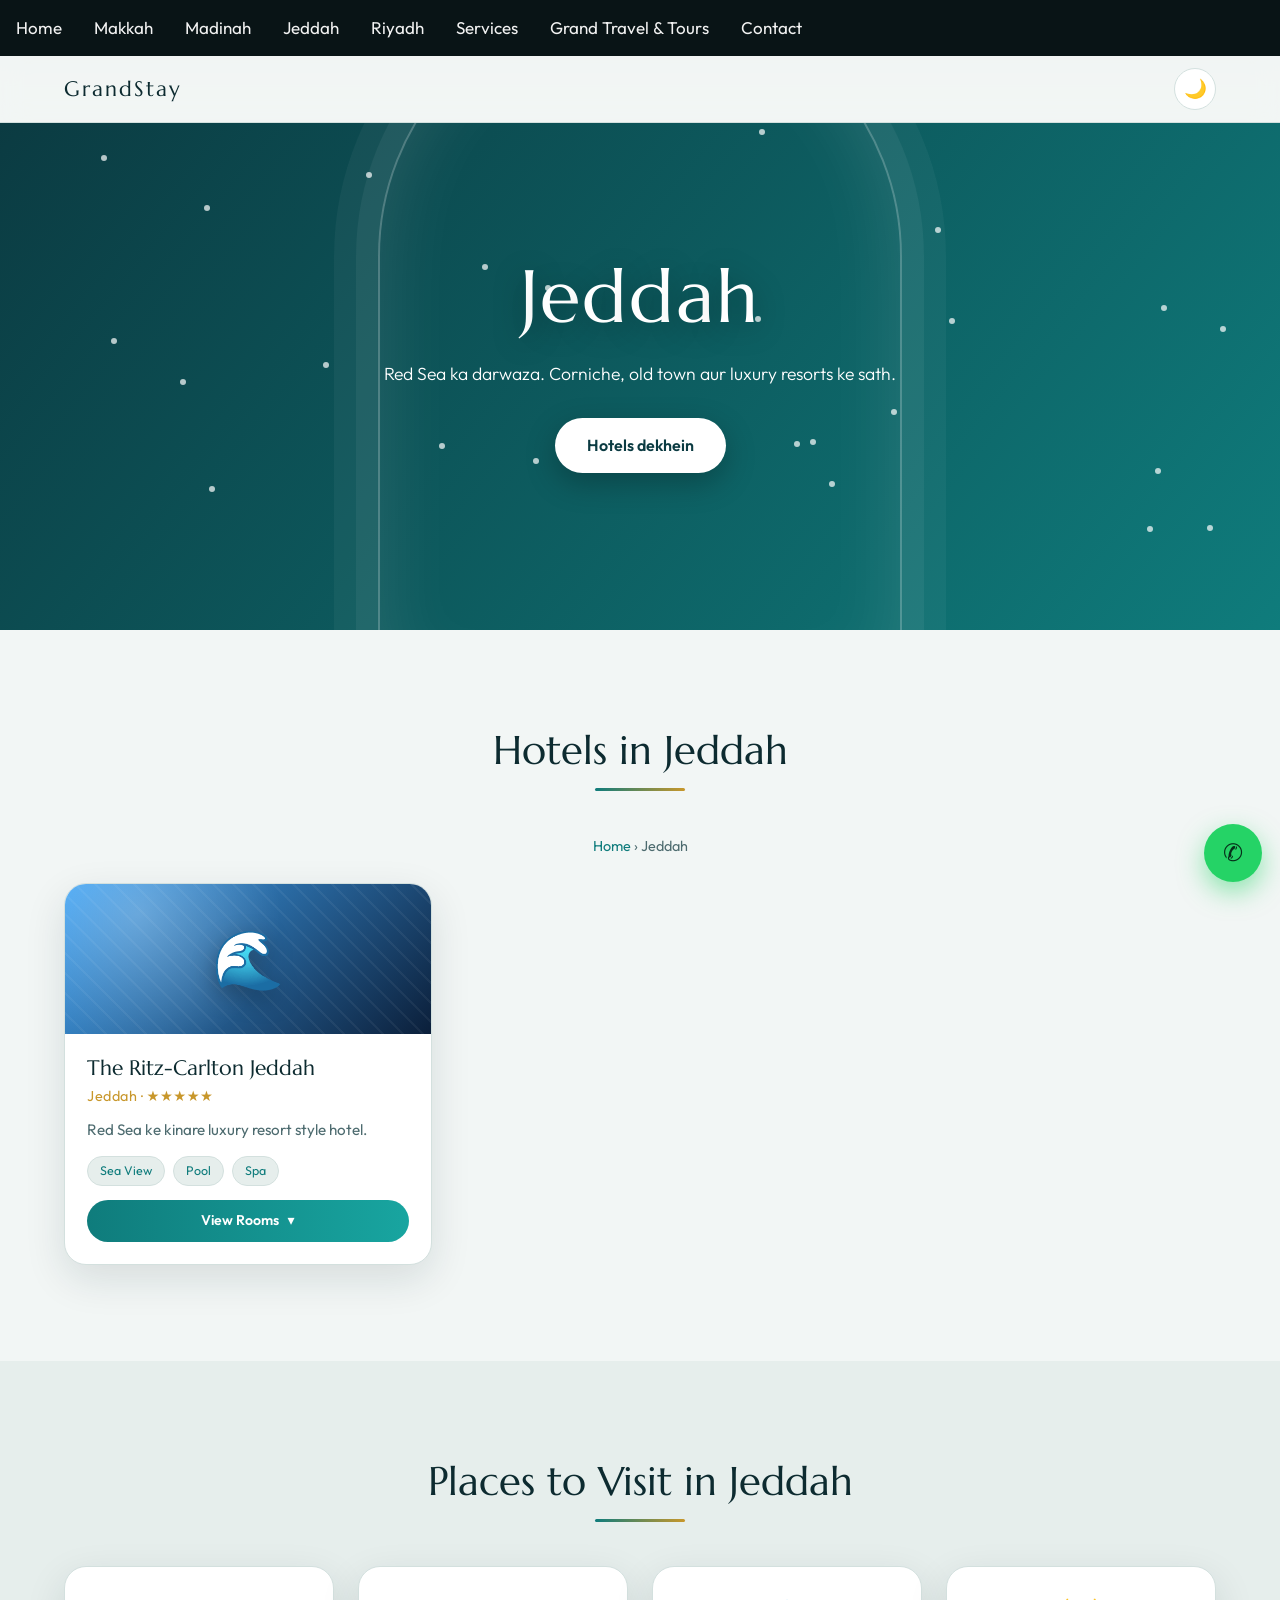
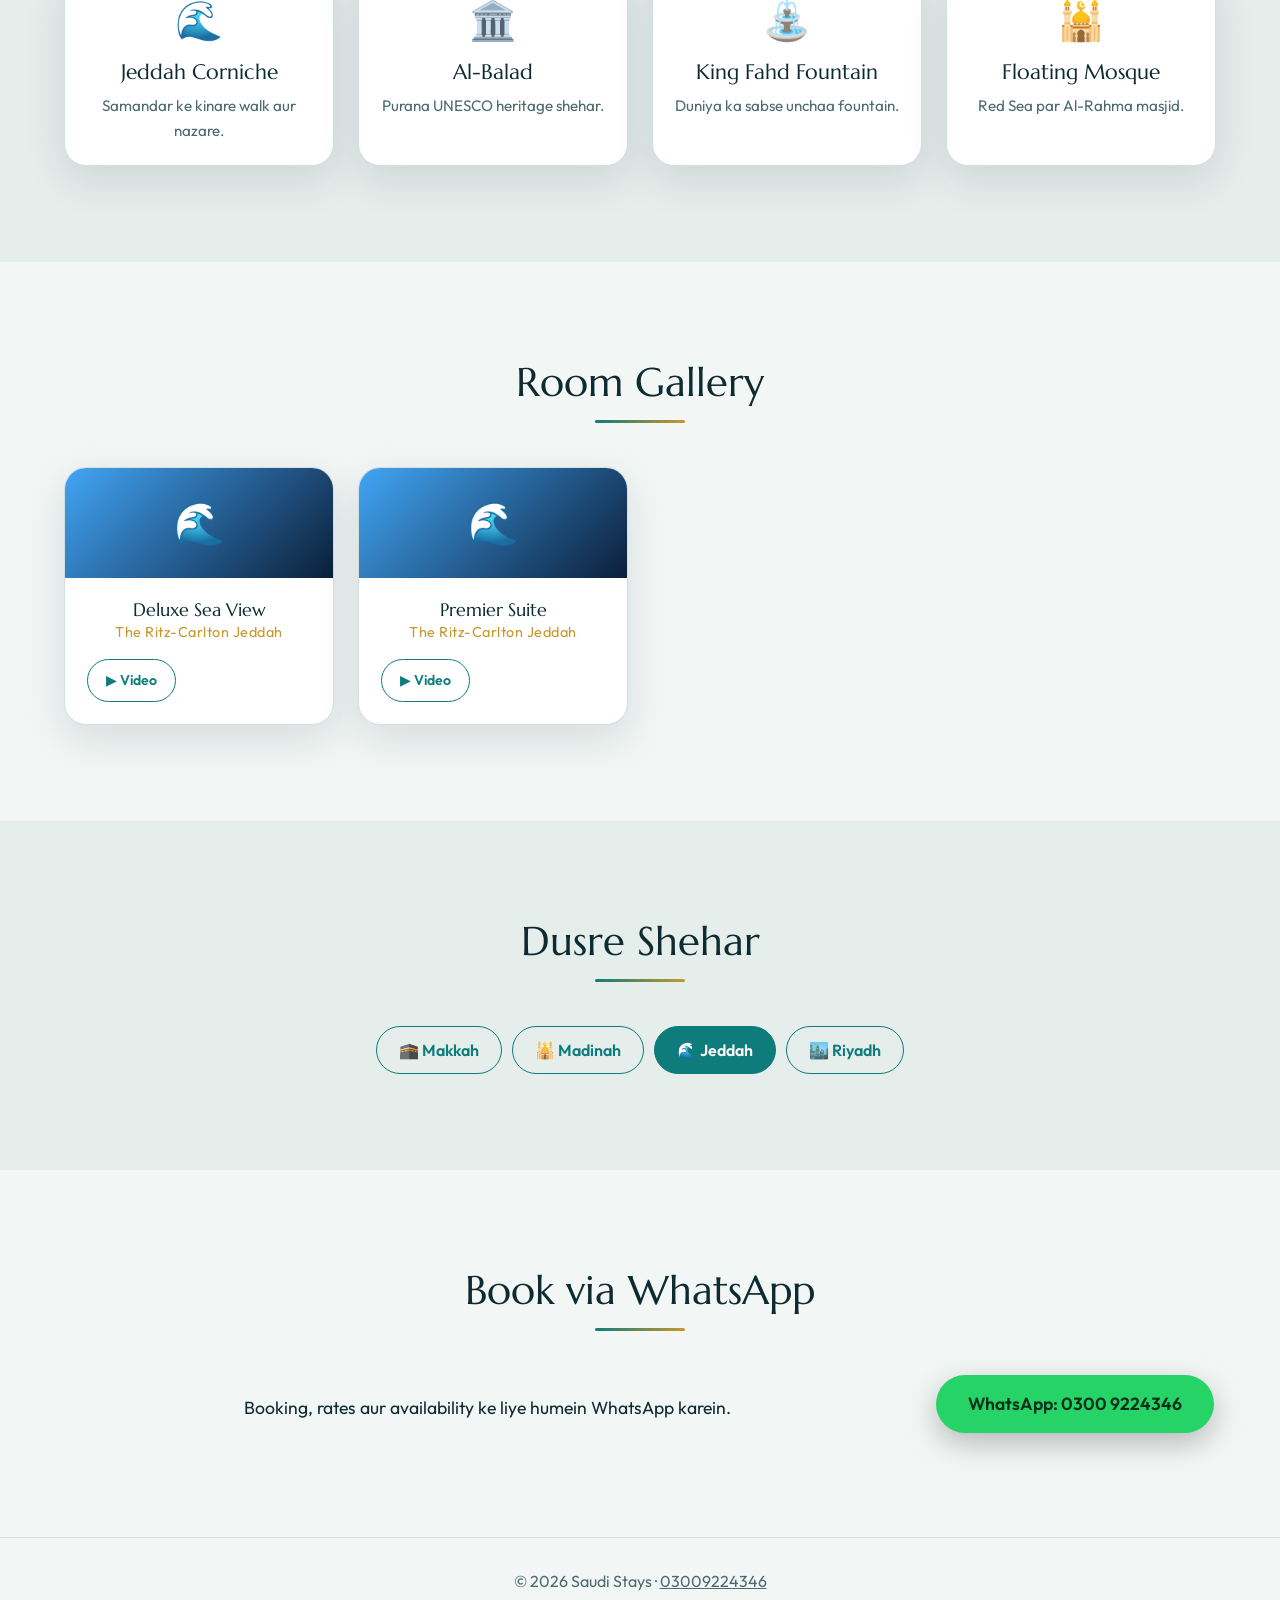
<file: jeddah.html>
<!DOCTYPE html>
<html lang="en">
<head>
<meta charset="UTF-8">
<meta name="viewport" content="width=device-width, initial-scale=1, viewport-fit=cover">
<title>Hotels in Jeddah – Saudi Stays</title>
<meta name="description" content="Jeddah ke hotels, rooms, room videos aur WhatsApp booking – Saudi Stays.">
<link href="https://fonts.googleapis.com/css2?family=Marcellus&family=Outfit:wght@300;400;600&display=swap" rel="stylesheet">
<link rel="stylesheet" href="css/city.css">
<link rel="stylesheet" href="css/hotel-style-saudi.css">
<link rel="stylesheet" href="https://cdnjs.cloudflare.com/ajax/libs/font-awesome/4.7.0/css/font-awesome.min.css" />
<script>
(function(){var t;try{t=localStorage.getItem("theme")}catch(e){}
if(!t)t=matchMedia("(prefers-color-scheme: dark)").matches?"dark":"light";
document.documentElement.setAttribute("data-theme",t)})();
</script>
</head>
<body data-city="jeddah">

<div class="topnav" id="myTopnav">
  <a href="index.html">Home</a>
  <a href="makkah.html">Makkah</a>
  <a href="madinah.html">Madinah</a>
  <a href="jeddah.html">Jeddah</a>
  <a href="riyadh.html">Riyadh</a>
  <a href="index.html#services">Services</a>
  <a href="https://grandtravel.space/">Grand Travel & Tours</a>
  <a href="#contact">Contact</a>
  <a href="javascript:void(0);" class="icon" onclick="var x=document.getElementById('myTopnav');x.className=x.className==='topnav'?'topnav responsive':'topnav'"><i class="fa fa-bars"></i></a>
</div>
<header><b>GrandStay</b><nav></nav>
<button id="theme" aria-label="Toggle dark mode"><span>🌙</span></button></header>

<div class="hero" id="hero">
<h1 id="title">Jeddah</h1>
<p id="intro"></p>
<a class="btn" href="#hotels">Hotels dekhein</a>
</div>

<section id="hotels"><h2 id="hotelsTitle">Hotels</h2><div class="crumb"><a href="index.html">Home</a> › <span id="crumbName"></span></div><div class="grid row-3" id="hotelGrid"></div></section>
<section id="places" class="alt"><h2 id="placesTitle">Places to Visit</h2><div class="grid row-4" id="placesGrid"></div></section>
<section id="gallery"><h2>Room Gallery</h2><div class="grid row-4" id="galleryGrid"></div></section>
<section id="cities" class="alt"><h2>Dusre Shehar</h2><div class="citylinks" id="cityLinks"></div></section>

<section id="contact" class="contact"><h2>Book via WhatsApp</h2>
<div class="grid row-9" style="align-items:center">
<p class="grid-item">Booking, rates aur availability ke liye humein WhatsApp karein.</p>
<div class="grid-item"><a class="btn" id="waBtn" href="#" target="_blank" rel="noopener">WhatsApp: 0300 9224346</a></div>
</div></section>
<footer>© 2026 Saudi Stays · <a href="https://wa.me/923009224346" target="_blank" rel="noopener">03009224346</a></footer>
<a class="fab" id="fab" href="#" target="_blank" rel="noopener" aria-label="WhatsApp">&#9990;</a>

<script src="js/hotels.js"></script>
<script>
var slug=document.body.getAttribute("data-city"),C=CITIES[slug];
document.title=C.title+" – Saudi Stays";
document.getElementById("intro").textContent=C.intro;
document.getElementById("hotelsTitle").textContent=C.title;
document.getElementById("crumbName").textContent=C.name;
document.getElementById("placesTitle").textContent="Places to Visit in "+C.name;
document.getElementById("waBtn").href=wa("Assalam o Alaikum, "+C.name+" ke hotels ki booking ke baray me maloomat chahiye.");
document.getElementById("fab").href=wa("Assalam o Alaikum, "+C.name+" ke hotels ke baray me maloomat chahiye.");

function add(id,html,cls,i,n){var c=document.getElementById(id),e=document.createElement("div");e.className="card "+cls;e.style.transitionDelay=(i%n)*110+"ms";e.innerHTML=html;c.appendChild(e);return e}

var list=HOTELS.filter(function(h){return h.city===C.name});
if(!list.length){document.getElementById("hotelGrid").outerHTML='<p class="empty">Is shehar ke hotels jald add honge. WhatsApp par rabta karein.</p>';document.getElementById("gallery").style.display="none"}
list.forEach(function(h,i){
 var rooms=h.rooms.map(function(r){
  var msg="Assalam o Alaikum, "+h.name+" ("+r.n+") ki booking ke baray me maloomat chahiye.";
  return '<div class="room"><h4>'+r.n+'</h4><p>'+r.d+'</p><div class="acts"><a class="yt" href="'+r.video+'" target="_blank" rel="noopener">▶ Room Video</a><a class="wa" href="'+wa(msg)+'" target="_blank" rel="noopener">WhatsApp</a></div></div>'}).join("");
 var el=add("hotelGrid",'<div class="banner" style="background:linear-gradient(135deg,'+h.c+')"><i>'+h.icon+'</i></div><div class="body"><h3>'+h.name+'</h3><div class="meta">'+h.city+' · '+"★".repeat(h.stars)+'</div><p>'+h.desc+'</p><div class="tags">'+h.tags.map(function(t){return '<span>'+t+'</span>'}).join("")+'</div><button class="toggle" aria-expanded="false">View Rooms</button><div class="rooms"><div>'+rooms+'</div></div></div>',"",i,3);
 var b=el.querySelector(".toggle");
 b.onclick=function(){var o=el.classList.toggle("open");b.firstChild.nodeValue=o?"Hide Rooms":"View Rooms";b.setAttribute("aria-expanded",o)};
});

C.places.forEach(function(x,i){add("placesGrid",'<div class="body"><span class="ic">'+x[0]+'</span><h3>'+x[1]+'</h3><p>'+x[2]+'</p></div>',"mini",i,4)});

var k=0;list.forEach(function(h){h.rooms.forEach(function(r){add("galleryGrid",'<div class="tile" style="background:linear-gradient(135deg,'+h.c+')">'+h.icon+'</div><div class="body"><h4>'+r.n+'</h4><div class="meta">'+h.name+'</div><div class="acts"><a class="yt" href="'+r.video+'" target="_blank" rel="noopener">▶ Video</a></div></div>',"mini",k++,4)})});

document.getElementById("cityLinks").innerHTML=Object.keys(CITIES).map(function(s){return '<a href="'+s+'.html"'+(s===slug?' class="cur"':'')+'>'+CITIES[s].icon+' '+CITIES[s].name+'</a>'}).join("");

var t=document.getElementById("title");t.setAttribute("aria-label",t.textContent);
t.innerHTML=t.textContent.split("").map(function(c,i){return '<span aria-hidden="true" style="animation-delay:'+(i*45)+'ms">'+(c===" "?"&nbsp;":c)+'</span>'}).join("");
var hero=document.getElementById("hero");
for(var s=0;s<26;s++){var d=document.createElement("i");d.className="star";d.style.cssText="left:"+Math.random()*100+"%;top:"+Math.random()*80+"%;animation-delay:"+(Math.random()*4)+"s;transform-origin:center";hero.appendChild(d)}

var io=new IntersectionObserver(function(es){es.forEach(function(e){if(e.isIntersecting){e.target.classList.add("show","in");io.unobserve(e.target)}})},{threshold:.12});
document.querySelectorAll(".card,section").forEach(function(n){io.observe(n)});

var root=document.documentElement,tb=document.getElementById("theme");
function sync(){tb.firstChild.textContent=root.getAttribute("data-theme")==="dark"?"☀️":"🌙"}
tb.onclick=function(){var n=root.getAttribute("data-theme")==="dark"?"light":"dark";root.setAttribute("data-theme",n);try{localStorage.setItem("theme",n)}catch(e){}sync()};
sync();
</script>
</body>
</html>
</file>
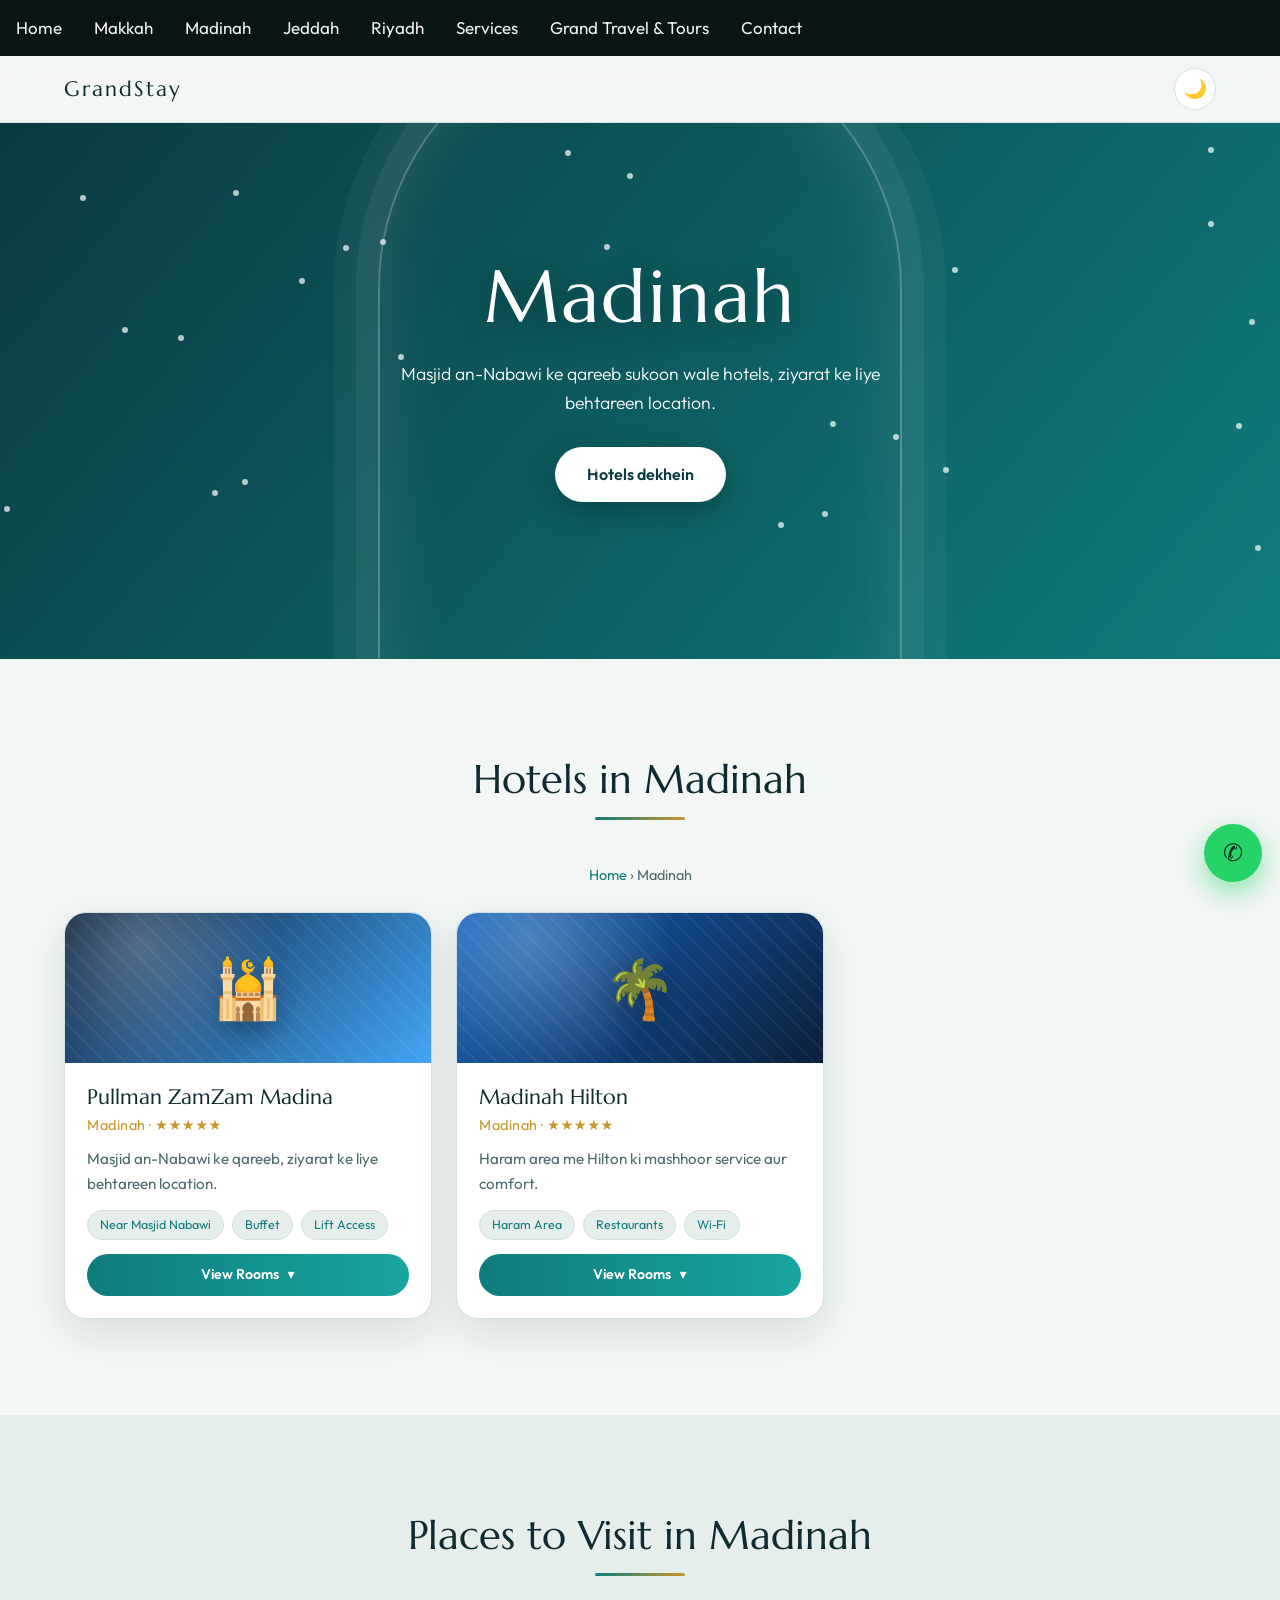
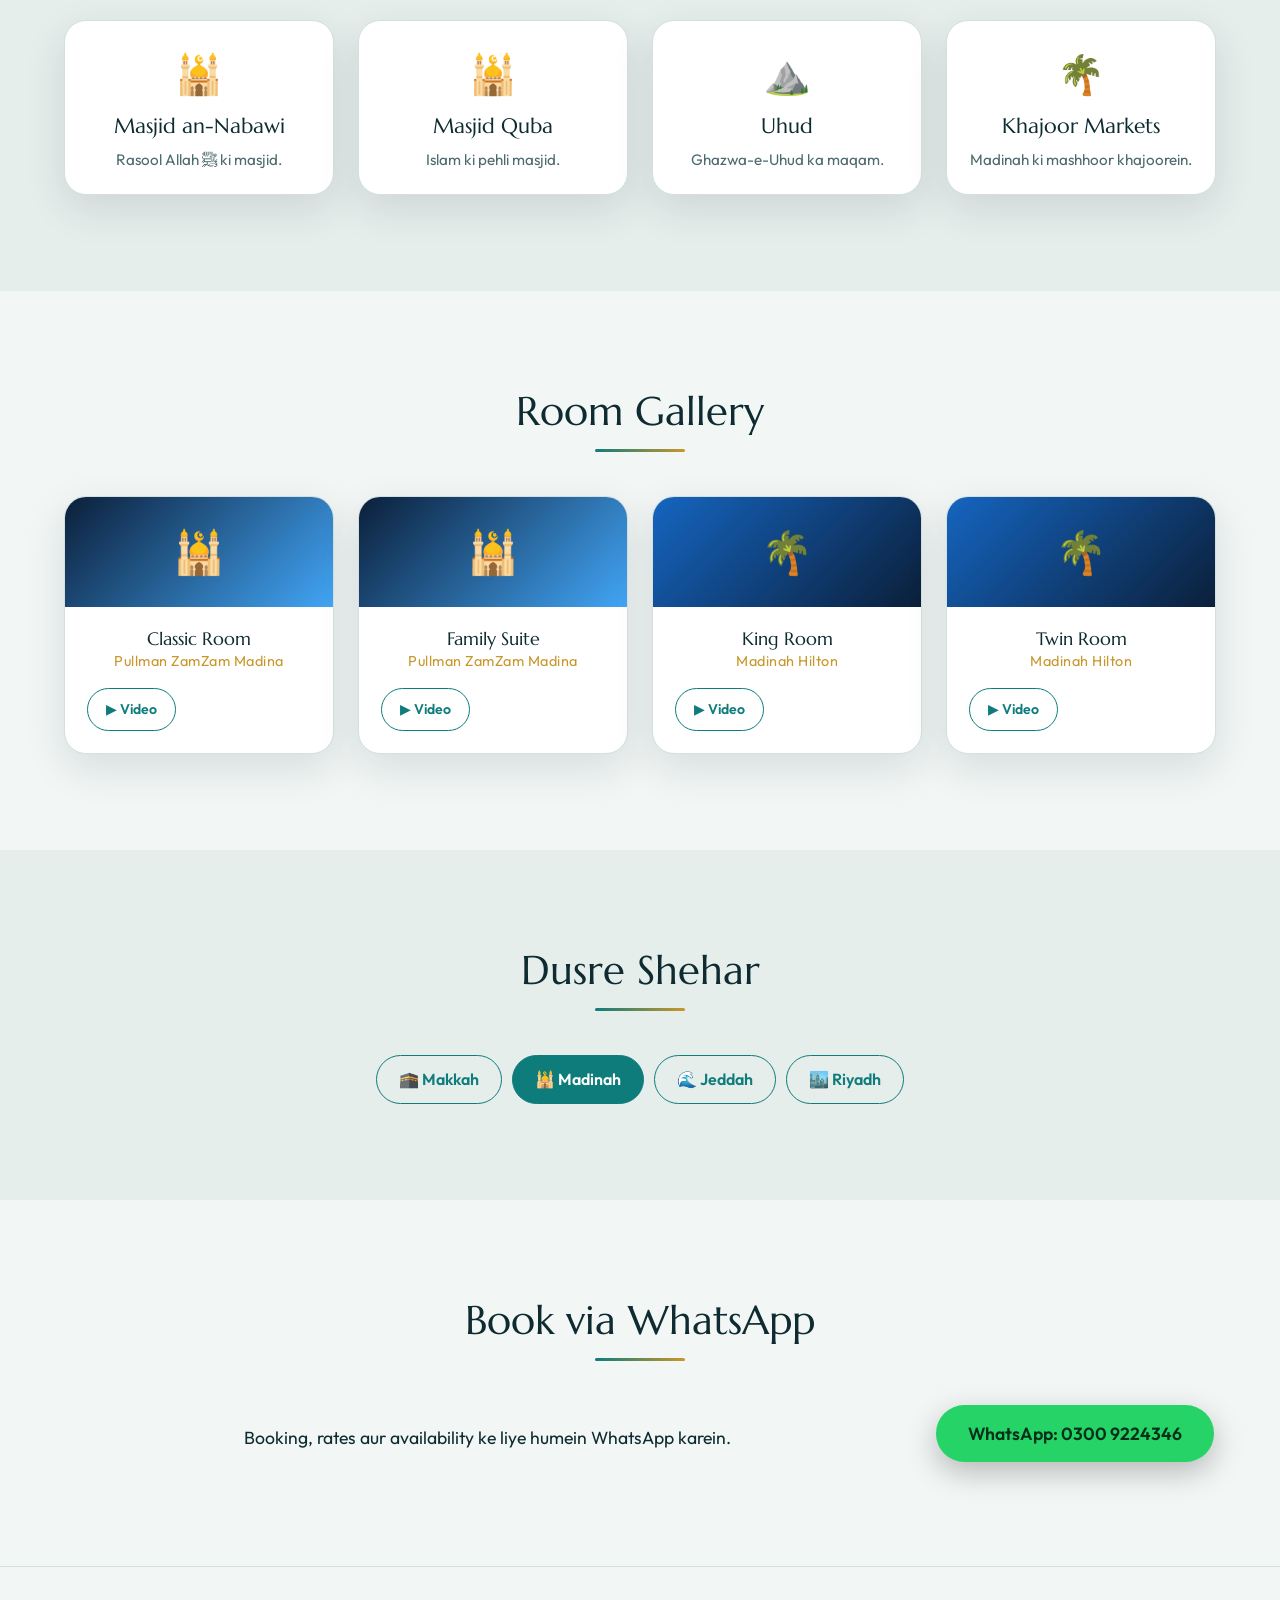
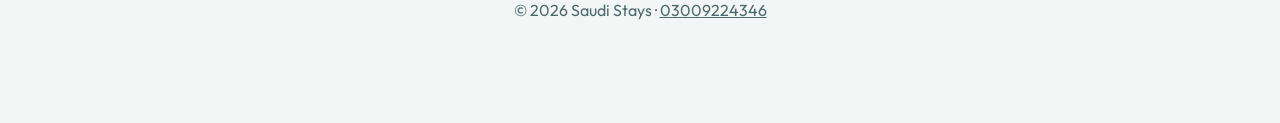
<file: madinah.html>
<!DOCTYPE html>
<html lang="en">
<head>
<meta charset="UTF-8">
<meta name="viewport" content="width=device-width, initial-scale=1, viewport-fit=cover">
<title>Hotels in Madinah – Saudi Stays</title>
<meta name="description" content="Madinah ke hotels, rooms, room videos aur WhatsApp booking – Saudi Stays.">
<link href="https://fonts.googleapis.com/css2?family=Marcellus&family=Outfit:wght@300;400;600&display=swap" rel="stylesheet">
<link rel="stylesheet" href="css/city.css">
<link rel="stylesheet" href="css/hotel-style-saudi.css">
<link rel="stylesheet" href="https://cdnjs.cloudflare.com/ajax/libs/font-awesome/4.7.0/css/font-awesome.min.css" />
<script>
(function(){var t;try{t=localStorage.getItem("theme")}catch(e){}
if(!t)t=matchMedia("(prefers-color-scheme: dark)").matches?"dark":"light";
document.documentElement.setAttribute("data-theme",t)})();
</script>
</head>
<body data-city="madinah">

<div class="topnav" id="myTopnav">
  <a href="index.html">Home</a>
  <a href="makkah.html">Makkah</a>
  <a href="madinah.html">Madinah</a>
  <a href="jeddah.html">Jeddah</a>
  <a href="riyadh.html">Riyadh</a>
  <a href="index.html#services">Services</a>
  <a href="https://grandtravel.space/">Grand Travel & Tours</a>
  <a href="#contact">Contact</a>
  <a href="javascript:void(0);" class="icon" onclick="var x=document.getElementById('myTopnav');x.className=x.className==='topnav'?'topnav responsive':'topnav'"><i class="fa fa-bars"></i></a>
</div>
<header><b>GrandStay</b><nav></nav>
<button id="theme" aria-label="Toggle dark mode"><span>🌙</span></button></header>

<div class="hero" id="hero">
<h1 id="title">Madinah</h1>
<p id="intro"></p>
<a class="btn" href="#hotels">Hotels dekhein</a>
</div>

<section id="hotels"><h2 id="hotelsTitle">Hotels</h2><div class="crumb"><a href="index.html">Home</a> › <span id="crumbName"></span></div><div class="grid row-3" id="hotelGrid"></div></section>
<section id="places" class="alt"><h2 id="placesTitle">Places to Visit</h2><div class="grid row-4" id="placesGrid"></div></section>
<section id="gallery"><h2>Room Gallery</h2><div class="grid row-4" id="galleryGrid"></div></section>
<section id="cities" class="alt"><h2>Dusre Shehar</h2><div class="citylinks" id="cityLinks"></div></section>

<section id="contact" class="contact"><h2>Book via WhatsApp</h2>
<div class="grid row-9" style="align-items:center">
<p class="grid-item">Booking, rates aur availability ke liye humein WhatsApp karein.</p>
<div class="grid-item"><a class="btn" id="waBtn" href="#" target="_blank" rel="noopener">WhatsApp: 0300 9224346</a></div>
</div></section>
<footer>© 2026 Saudi Stays · <a href="https://wa.me/923009224346" target="_blank" rel="noopener">03009224346</a></footer>
<a class="fab" id="fab" href="#" target="_blank" rel="noopener" aria-label="WhatsApp">&#9990;</a>

<script src="js/hotels.js"></script>
<script>
var slug=document.body.getAttribute("data-city"),C=CITIES[slug];
document.title=C.title+" – Saudi Stays";
document.getElementById("intro").textContent=C.intro;
document.getElementById("hotelsTitle").textContent=C.title;
document.getElementById("crumbName").textContent=C.name;
document.getElementById("placesTitle").textContent="Places to Visit in "+C.name;
document.getElementById("waBtn").href=wa("Assalam o Alaikum, "+C.name+" ke hotels ki booking ke baray me maloomat chahiye.");
document.getElementById("fab").href=wa("Assalam o Alaikum, "+C.name+" ke hotels ke baray me maloomat chahiye.");

function add(id,html,cls,i,n){var c=document.getElementById(id),e=document.createElement("div");e.className="card "+cls;e.style.transitionDelay=(i%n)*110+"ms";e.innerHTML=html;c.appendChild(e);return e}

var list=HOTELS.filter(function(h){return h.city===C.name});
if(!list.length){document.getElementById("hotelGrid").outerHTML='<p class="empty">Is shehar ke hotels jald add honge. WhatsApp par rabta karein.</p>';document.getElementById("gallery").style.display="none"}
list.forEach(function(h,i){
 var rooms=h.rooms.map(function(r){
  var msg="Assalam o Alaikum, "+h.name+" ("+r.n+") ki booking ke baray me maloomat chahiye.";
  return '<div class="room"><h4>'+r.n+'</h4><p>'+r.d+'</p><div class="acts"><a class="yt" href="'+r.video+'" target="_blank" rel="noopener">▶ Room Video</a><a class="wa" href="'+wa(msg)+'" target="_blank" rel="noopener">WhatsApp</a></div></div>'}).join("");
 var el=add("hotelGrid",'<div class="banner" style="background:linear-gradient(135deg,'+h.c+')"><i>'+h.icon+'</i></div><div class="body"><h3>'+h.name+'</h3><div class="meta">'+h.city+' · '+"★".repeat(h.stars)+'</div><p>'+h.desc+'</p><div class="tags">'+h.tags.map(function(t){return '<span>'+t+'</span>'}).join("")+'</div><button class="toggle" aria-expanded="false">View Rooms</button><div class="rooms"><div>'+rooms+'</div></div></div>',"",i,3);
 var b=el.querySelector(".toggle");
 b.onclick=function(){var o=el.classList.toggle("open");b.firstChild.nodeValue=o?"Hide Rooms":"View Rooms";b.setAttribute("aria-expanded",o)};
});

C.places.forEach(function(x,i){add("placesGrid",'<div class="body"><span class="ic">'+x[0]+'</span><h3>'+x[1]+'</h3><p>'+x[2]+'</p></div>',"mini",i,4)});

var k=0;list.forEach(function(h){h.rooms.forEach(function(r){add("galleryGrid",'<div class="tile" style="background:linear-gradient(135deg,'+h.c+')">'+h.icon+'</div><div class="body"><h4>'+r.n+'</h4><div class="meta">'+h.name+'</div><div class="acts"><a class="yt" href="'+r.video+'" target="_blank" rel="noopener">▶ Video</a></div></div>',"mini",k++,4)})});

document.getElementById("cityLinks").innerHTML=Object.keys(CITIES).map(function(s){return '<a href="'+s+'.html"'+(s===slug?' class="cur"':'')+'>'+CITIES[s].icon+' '+CITIES[s].name+'</a>'}).join("");

var t=document.getElementById("title");t.setAttribute("aria-label",t.textContent);
t.innerHTML=t.textContent.split("").map(function(c,i){return '<span aria-hidden="true" style="animation-delay:'+(i*45)+'ms">'+(c===" "?"&nbsp;":c)+'</span>'}).join("");
var hero=document.getElementById("hero");
for(var s=0;s<26;s++){var d=document.createElement("i");d.className="star";d.style.cssText="left:"+Math.random()*100+"%;top:"+Math.random()*80+"%;animation-delay:"+(Math.random()*4)+"s;transform-origin:center";hero.appendChild(d)}

var io=new IntersectionObserver(function(es){es.forEach(function(e){if(e.isIntersecting){e.target.classList.add("show","in");io.unobserve(e.target)}})},{threshold:.12});
document.querySelectorAll(".card,section").forEach(function(n){io.observe(n)});

var root=document.documentElement,tb=document.getElementById("theme");
function sync(){tb.firstChild.textContent=root.getAttribute("data-theme")==="dark"?"☀️":"🌙"}
tb.onclick=function(){var n=root.getAttribute("data-theme")==="dark"?"light":"dark";root.setAttribute("data-theme",n);try{localStorage.setItem("theme",n)}catch(e){}sync()};
sync();
</script>
</body>
</html>
</file>
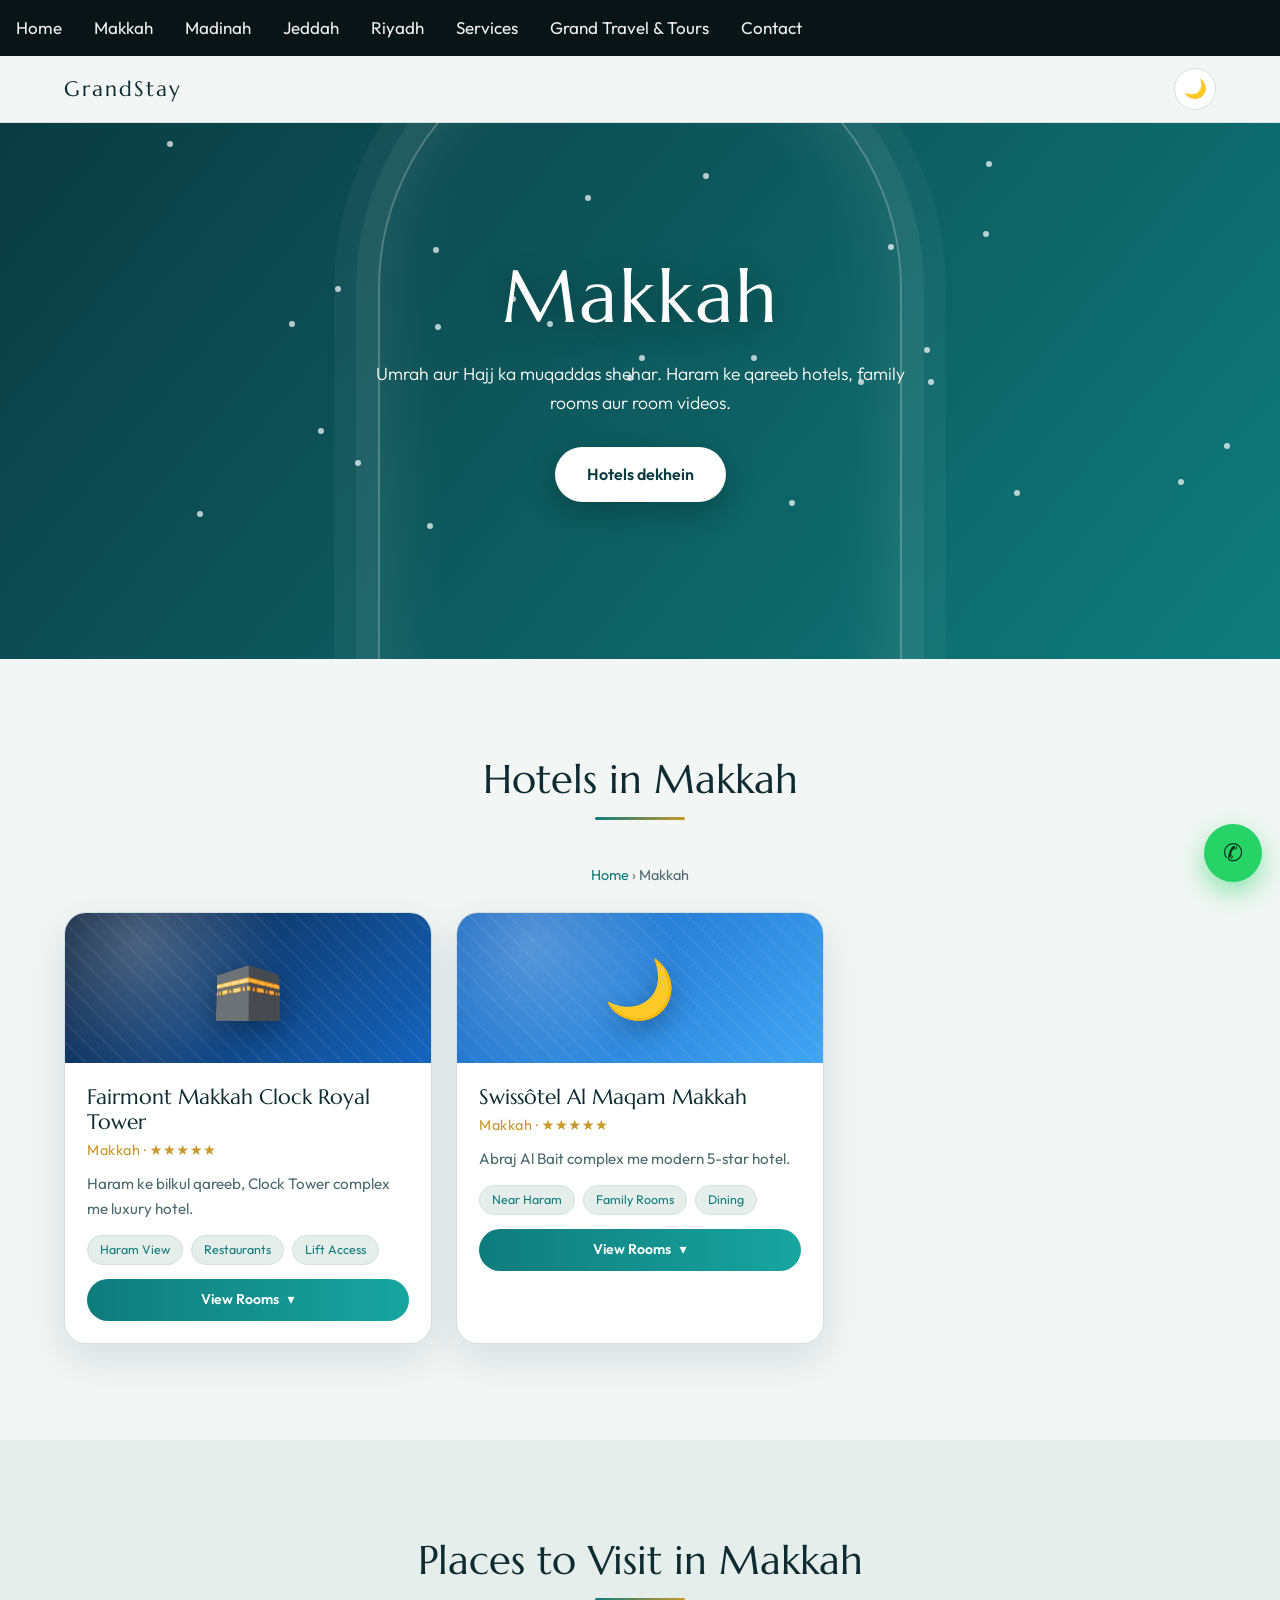
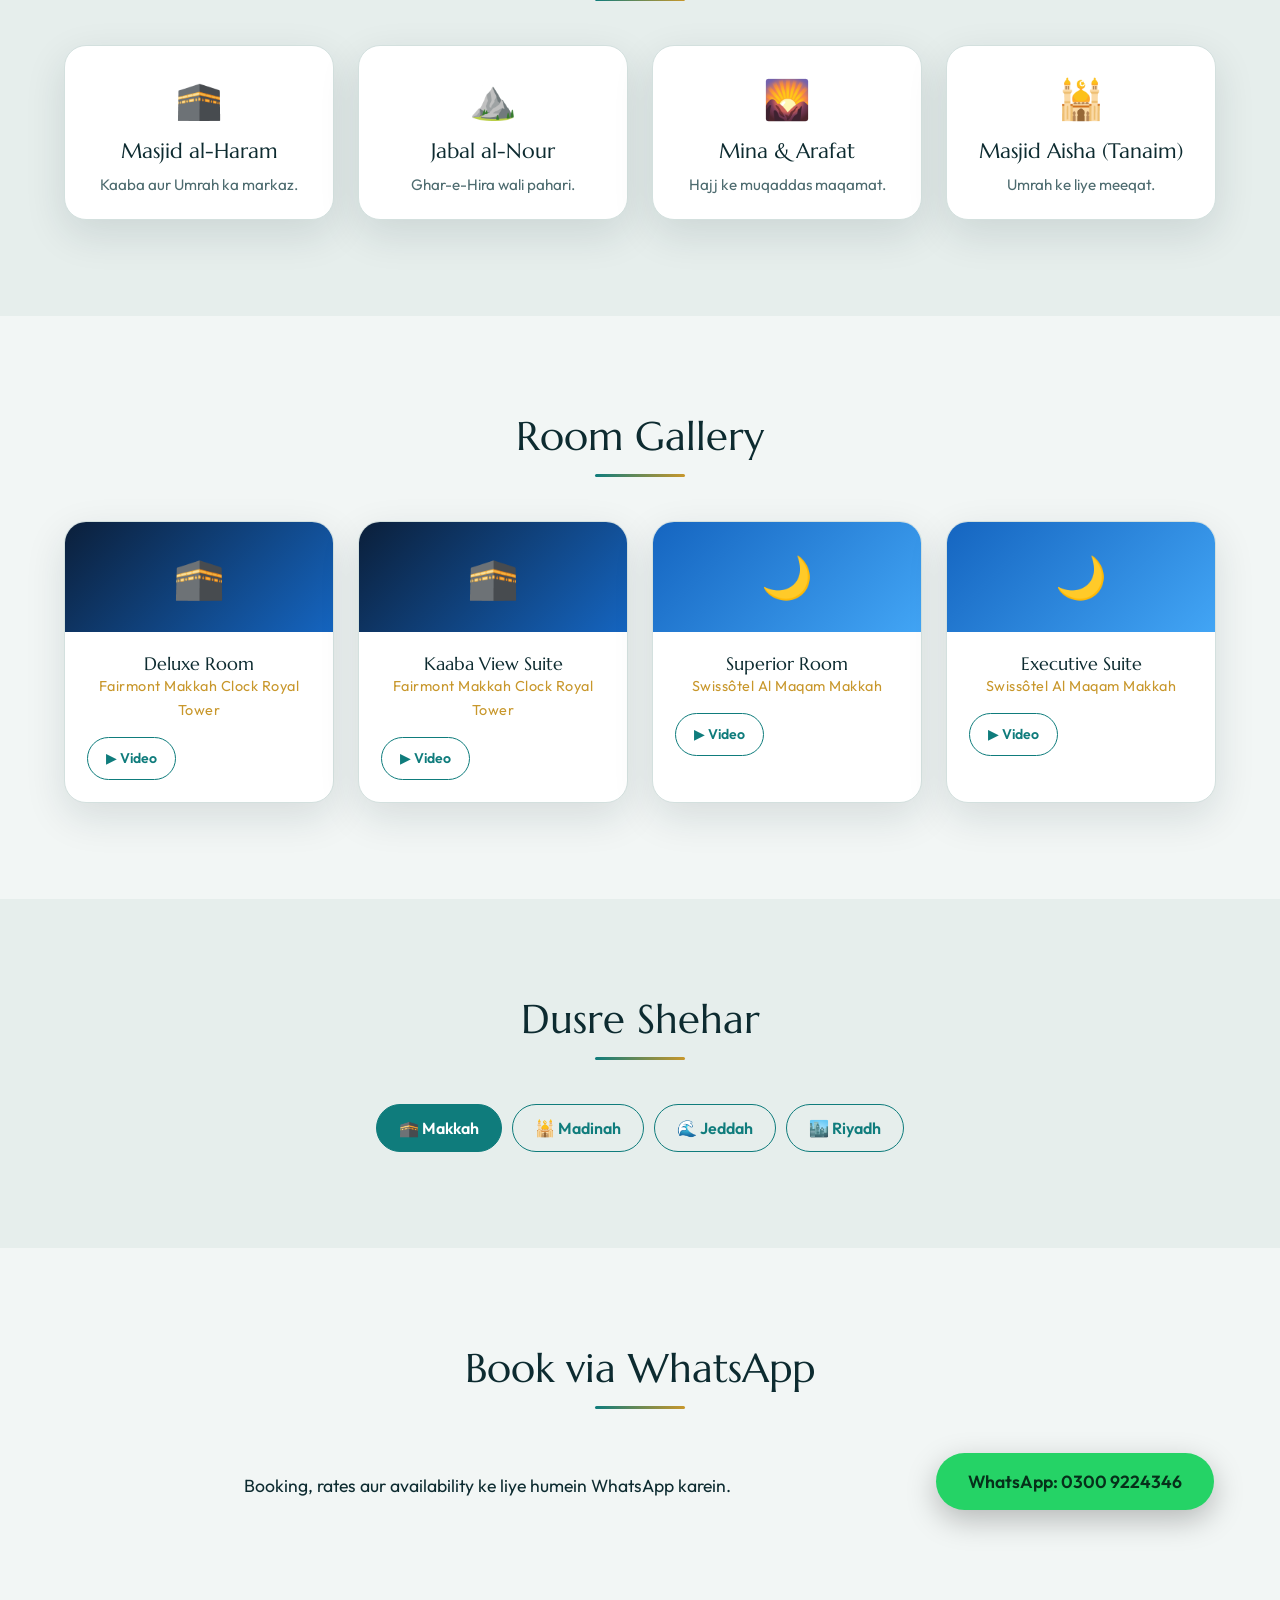
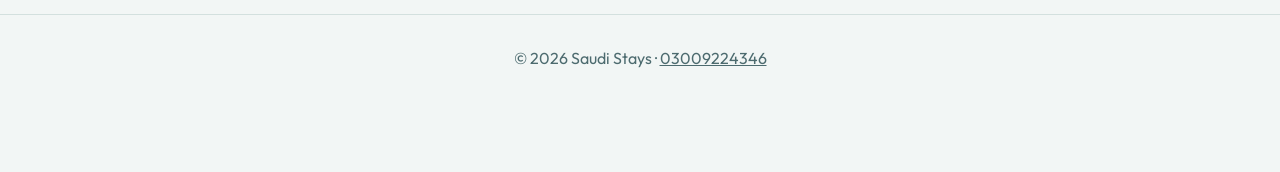
<file: makkah.html>
<!DOCTYPE html>
<html lang="en">
<head>
<meta charset="UTF-8">
<meta name="viewport" content="width=device-width, initial-scale=1, viewport-fit=cover">
<title>Hotels in Makkah – Saudi Stays</title>
<meta name="description" content="Makkah ke hotels, rooms, room videos aur WhatsApp booking – Saudi Stays.">
<link href="https://fonts.googleapis.com/css2?family=Marcellus&family=Outfit:wght@300;400;600&display=swap" rel="stylesheet">
<link rel="stylesheet" href="css/city.css">
<link rel="stylesheet" href="css/hotel-style-saudi.css">
<link rel="stylesheet" href="https://cdnjs.cloudflare.com/ajax/libs/font-awesome/4.7.0/css/font-awesome.min.css" />
<script>
(function(){var t;try{t=localStorage.getItem("theme")}catch(e){}
if(!t)t=matchMedia("(prefers-color-scheme: dark)").matches?"dark":"light";
document.documentElement.setAttribute("data-theme",t)})();
</script>
</head>
<body data-city="makkah">

<div class="topnav" id="myTopnav">
  <a href="index.html">Home</a>
  <a href="makkah.html">Makkah</a>
  <a href="madinah.html">Madinah</a>
  <a href="jeddah.html">Jeddah</a>
  <a href="riyadh.html">Riyadh</a>
  <a href="index.html#services">Services</a>
  <a href="https://grandtravel.space/">Grand Travel & Tours</a>
  <a href="#contact">Contact</a>
  <a href="javascript:void(0);" class="icon" onclick="var x=document.getElementById('myTopnav');x.className=x.className==='topnav'?'topnav responsive':'topnav'"><i class="fa fa-bars"></i></a>
</div>
<header><b>GrandStay</b><nav></nav>
<button id="theme" aria-label="Toggle dark mode"><span>🌙</span></button></header>

<div class="hero" id="hero">
<h1 id="title">Makkah</h1>
<p id="intro"></p>
<a class="btn" href="#hotels">Hotels dekhein</a>
</div>

<section id="hotels"><h2 id="hotelsTitle">Hotels</h2><div class="crumb"><a href="index.html">Home</a> › <span id="crumbName"></span></div><div class="grid row-3" id="hotelGrid"></div></section>
<section id="places" class="alt"><h2 id="placesTitle">Places to Visit</h2><div class="grid row-4" id="placesGrid"></div></section>
<section id="gallery"><h2>Room Gallery</h2><div class="grid row-4" id="galleryGrid"></div></section>
<section id="cities" class="alt"><h2>Dusre Shehar</h2><div class="citylinks" id="cityLinks"></div></section>

<section id="contact" class="contact"><h2>Book via WhatsApp</h2>
<div class="grid row-9" style="align-items:center">
<p class="grid-item">Booking, rates aur availability ke liye humein WhatsApp karein.</p>
<div class="grid-item"><a class="btn" id="waBtn" href="#" target="_blank" rel="noopener">WhatsApp: 0300 9224346</a></div>
</div></section>
<footer>© 2026 Saudi Stays · <a href="https://wa.me/923009224346" target="_blank" rel="noopener">03009224346</a></footer>
<a class="fab" id="fab" href="#" target="_blank" rel="noopener" aria-label="WhatsApp">&#9990;</a>

<script src="js/hotels.js"></script>
<script>
var slug=document.body.getAttribute("data-city"),C=CITIES[slug];
document.title=C.title+" – Saudi Stays";
document.getElementById("intro").textContent=C.intro;
document.getElementById("hotelsTitle").textContent=C.title;
document.getElementById("crumbName").textContent=C.name;
document.getElementById("placesTitle").textContent="Places to Visit in "+C.name;
document.getElementById("waBtn").href=wa("Assalam o Alaikum, "+C.name+" ke hotels ki booking ke baray me maloomat chahiye.");
document.getElementById("fab").href=wa("Assalam o Alaikum, "+C.name+" ke hotels ke baray me maloomat chahiye.");

function add(id,html,cls,i,n){var c=document.getElementById(id),e=document.createElement("div");e.className="card "+cls;e.style.transitionDelay=(i%n)*110+"ms";e.innerHTML=html;c.appendChild(e);return e}

var list=HOTELS.filter(function(h){return h.city===C.name});
if(!list.length){document.getElementById("hotelGrid").outerHTML='<p class="empty">Is shehar ke hotels jald add honge. WhatsApp par rabta karein.</p>';document.getElementById("gallery").style.display="none"}
list.forEach(function(h,i){
 var rooms=h.rooms.map(function(r){
  var msg="Assalam o Alaikum, "+h.name+" ("+r.n+") ki booking ke baray me maloomat chahiye.";
  return '<div class="room"><h4>'+r.n+'</h4><p>'+r.d+'</p><div class="acts"><a class="yt" href="'+r.video+'" target="_blank" rel="noopener">▶ Room Video</a><a class="wa" href="'+wa(msg)+'" target="_blank" rel="noopener">WhatsApp</a></div></div>'}).join("");
 var el=add("hotelGrid",'<div class="banner" style="background:linear-gradient(135deg,'+h.c+')"><i>'+h.icon+'</i></div><div class="body"><h3>'+h.name+'</h3><div class="meta">'+h.city+' · '+"★".repeat(h.stars)+'</div><p>'+h.desc+'</p><div class="tags">'+h.tags.map(function(t){return '<span>'+t+'</span>'}).join("")+'</div><button class="toggle" aria-expanded="false">View Rooms</button><div class="rooms"><div>'+rooms+'</div></div></div>',"",i,3);
 var b=el.querySelector(".toggle");
 b.onclick=function(){var o=el.classList.toggle("open");b.firstChild.nodeValue=o?"Hide Rooms":"View Rooms";b.setAttribute("aria-expanded",o)};
});

C.places.forEach(function(x,i){add("placesGrid",'<div class="body"><span class="ic">'+x[0]+'</span><h3>'+x[1]+'</h3><p>'+x[2]+'</p></div>',"mini",i,4)});

var k=0;list.forEach(function(h){h.rooms.forEach(function(r){add("galleryGrid",'<div class="tile" style="background:linear-gradient(135deg,'+h.c+')">'+h.icon+'</div><div class="body"><h4>'+r.n+'</h4><div class="meta">'+h.name+'</div><div class="acts"><a class="yt" href="'+r.video+'" target="_blank" rel="noopener">▶ Video</a></div></div>',"mini",k++,4)})});

document.getElementById("cityLinks").innerHTML=Object.keys(CITIES).map(function(s){return '<a href="'+s+'.html"'+(s===slug?' class="cur"':'')+'>'+CITIES[s].icon+' '+CITIES[s].name+'</a>'}).join("");

var t=document.getElementById("title");t.setAttribute("aria-label",t.textContent);
t.innerHTML=t.textContent.split("").map(function(c,i){return '<span aria-hidden="true" style="animation-delay:'+(i*45)+'ms">'+(c===" "?"&nbsp;":c)+'</span>'}).join("");
var hero=document.getElementById("hero");
for(var s=0;s<26;s++){var d=document.createElement("i");d.className="star";d.style.cssText="left:"+Math.random()*100+"%;top:"+Math.random()*80+"%;animation-delay:"+(Math.random()*4)+"s;transform-origin:center";hero.appendChild(d)}

var io=new IntersectionObserver(function(es){es.forEach(function(e){if(e.isIntersecting){e.target.classList.add("show","in");io.unobserve(e.target)}})},{threshold:.12});
document.querySelectorAll(".card,section").forEach(function(n){io.observe(n)});

var root=document.documentElement,tb=document.getElementById("theme");
function sync(){tb.firstChild.textContent=root.getAttribute("data-theme")==="dark"?"☀️":"🌙"}
tb.onclick=function(){var n=root.getAttribute("data-theme")==="dark"?"light":"dark";root.setAttribute("data-theme",n);try{localStorage.setItem("theme",n)}catch(e){}sync()};
sync();
</script>
</body>
</html>
</file>
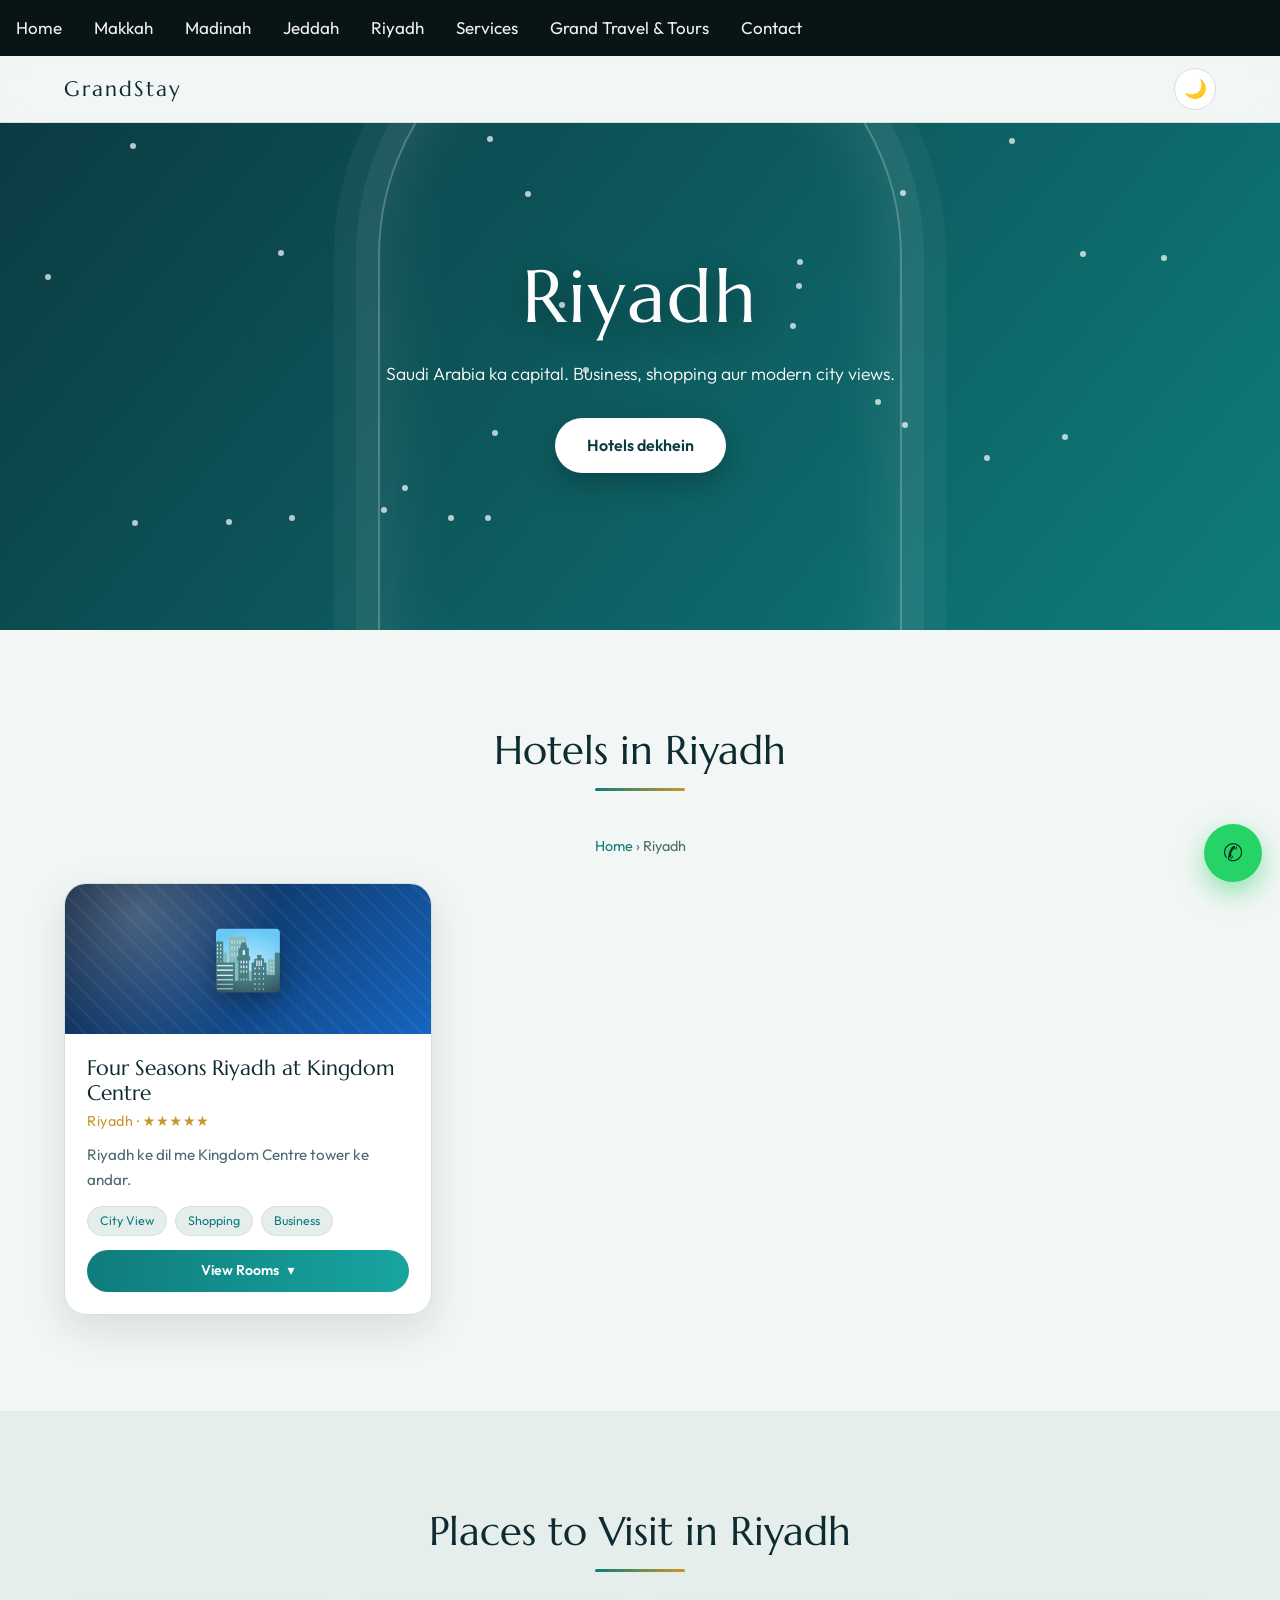
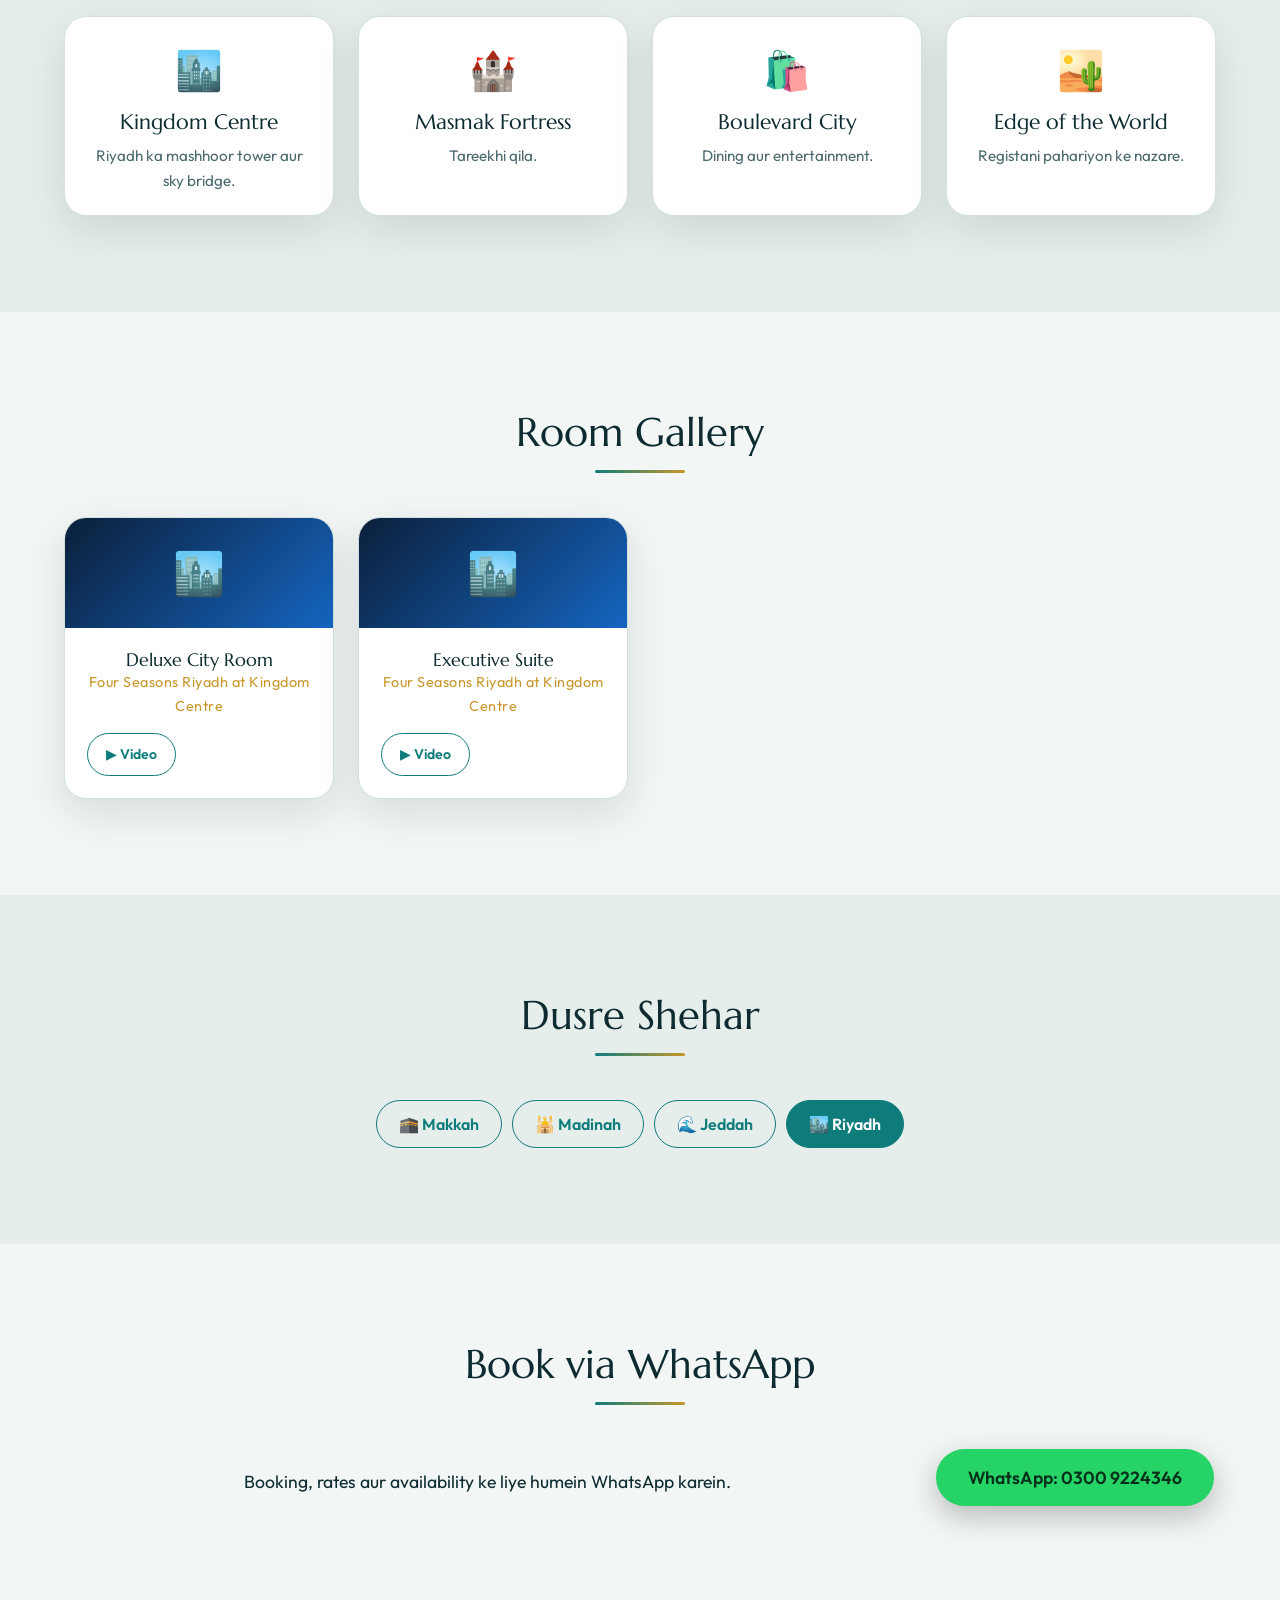
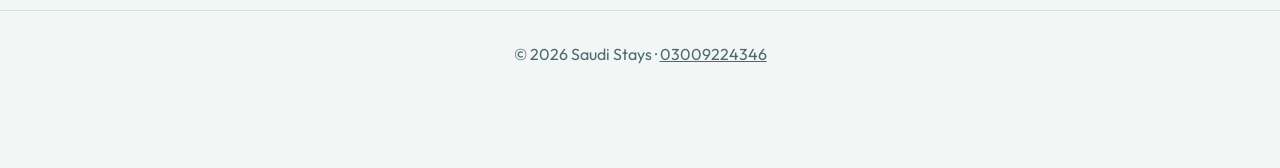
<file: riyadh.html>
<!DOCTYPE html>
<html lang="en">
<head>
<meta charset="UTF-8">
<meta name="viewport" content="width=device-width, initial-scale=1, viewport-fit=cover">
<title>Hotels in Riyadh – Saudi Stays</title>
<meta name="description" content="Riyadh ke hotels, rooms, room videos aur WhatsApp booking – Saudi Stays.">
<link href="https://fonts.googleapis.com/css2?family=Marcellus&family=Outfit:wght@300;400;600&display=swap" rel="stylesheet">
<link rel="stylesheet" href="css/city.css">
<link rel="stylesheet" href="css/hotel-style-saudi.css">
<link rel="stylesheet" href="https://cdnjs.cloudflare.com/ajax/libs/font-awesome/4.7.0/css/font-awesome.min.css" />
<script>
(function(){var t;try{t=localStorage.getItem("theme")}catch(e){}
if(!t)t=matchMedia("(prefers-color-scheme: dark)").matches?"dark":"light";
document.documentElement.setAttribute("data-theme",t)})();
</script>
</head>
<body data-city="riyadh">

<div class="topnav" id="myTopnav">
  <a href="index.html">Home</a>
  <a href="makkah.html">Makkah</a>
  <a href="madinah.html">Madinah</a>
  <a href="jeddah.html">Jeddah</a>
  <a href="riyadh.html">Riyadh</a>
  <a href="index.html#services">Services</a>
  <a href="https://grandtravel.space/">Grand Travel & Tours</a>
  <a href="#contact">Contact</a>
  <a href="javascript:void(0);" class="icon" onclick="var x=document.getElementById('myTopnav');x.className=x.className==='topnav'?'topnav responsive':'topnav'"><i class="fa fa-bars"></i></a>
</div>
<header><b>GrandStay</b><nav></nav>
<button id="theme" aria-label="Toggle dark mode"><span>🌙</span></button></header>

<div class="hero" id="hero">
<h1 id="title">Riyadh</h1>
<p id="intro"></p>
<a class="btn" href="#hotels">Hotels dekhein</a>
</div>

<section id="hotels"><h2 id="hotelsTitle">Hotels</h2><div class="crumb"><a href="index.html">Home</a> › <span id="crumbName"></span></div><div class="grid row-3" id="hotelGrid"></div></section>
<section id="places" class="alt"><h2 id="placesTitle">Places to Visit</h2><div class="grid row-4" id="placesGrid"></div></section>
<section id="gallery"><h2>Room Gallery</h2><div class="grid row-4" id="galleryGrid"></div></section>
<section id="cities" class="alt"><h2>Dusre Shehar</h2><div class="citylinks" id="cityLinks"></div></section>

<section id="contact" class="contact"><h2>Book via WhatsApp</h2>
<div class="grid row-9" style="align-items:center">
<p class="grid-item">Booking, rates aur availability ke liye humein WhatsApp karein.</p>
<div class="grid-item"><a class="btn" id="waBtn" href="#" target="_blank" rel="noopener">WhatsApp: 0300 9224346</a></div>
</div></section>
<footer>© 2026 Saudi Stays · <a href="https://wa.me/923009224346" target="_blank" rel="noopener">03009224346</a></footer>
<a class="fab" id="fab" href="#" target="_blank" rel="noopener" aria-label="WhatsApp">&#9990;</a>

<script src="js/hotels.js"></script>
<script>
var slug=document.body.getAttribute("data-city"),C=CITIES[slug];
document.title=C.title+" – Saudi Stays";
document.getElementById("intro").textContent=C.intro;
document.getElementById("hotelsTitle").textContent=C.title;
document.getElementById("crumbName").textContent=C.name;
document.getElementById("placesTitle").textContent="Places to Visit in "+C.name;
document.getElementById("waBtn").href=wa("Assalam o Alaikum, "+C.name+" ke hotels ki booking ke baray me maloomat chahiye.");
document.getElementById("fab").href=wa("Assalam o Alaikum, "+C.name+" ke hotels ke baray me maloomat chahiye.");

function add(id,html,cls,i,n){var c=document.getElementById(id),e=document.createElement("div");e.className="card "+cls;e.style.transitionDelay=(i%n)*110+"ms";e.innerHTML=html;c.appendChild(e);return e}

var list=HOTELS.filter(function(h){return h.city===C.name});
if(!list.length){document.getElementById("hotelGrid").outerHTML='<p class="empty">Is shehar ke hotels jald add honge. WhatsApp par rabta karein.</p>';document.getElementById("gallery").style.display="none"}
list.forEach(function(h,i){
 var rooms=h.rooms.map(function(r){
  var msg="Assalam o Alaikum, "+h.name+" ("+r.n+") ki booking ke baray me maloomat chahiye.";
  return '<div class="room"><h4>'+r.n+'</h4><p>'+r.d+'</p><div class="acts"><a class="yt" href="'+r.video+'" target="_blank" rel="noopener">▶ Room Video</a><a class="wa" href="'+wa(msg)+'" target="_blank" rel="noopener">WhatsApp</a></div></div>'}).join("");
 var el=add("hotelGrid",'<div class="banner" style="background:linear-gradient(135deg,'+h.c+')"><i>'+h.icon+'</i></div><div class="body"><h3>'+h.name+'</h3><div class="meta">'+h.city+' · '+"★".repeat(h.stars)+'</div><p>'+h.desc+'</p><div class="tags">'+h.tags.map(function(t){return '<span>'+t+'</span>'}).join("")+'</div><button class="toggle" aria-expanded="false">View Rooms</button><div class="rooms"><div>'+rooms+'</div></div></div>',"",i,3);
 var b=el.querySelector(".toggle");
 b.onclick=function(){var o=el.classList.toggle("open");b.firstChild.nodeValue=o?"Hide Rooms":"View Rooms";b.setAttribute("aria-expanded",o)};
});

C.places.forEach(function(x,i){add("placesGrid",'<div class="body"><span class="ic">'+x[0]+'</span><h3>'+x[1]+'</h3><p>'+x[2]+'</p></div>',"mini",i,4)});

var k=0;list.forEach(function(h){h.rooms.forEach(function(r){add("galleryGrid",'<div class="tile" style="background:linear-gradient(135deg,'+h.c+')">'+h.icon+'</div><div class="body"><h4>'+r.n+'</h4><div class="meta">'+h.name+'</div><div class="acts"><a class="yt" href="'+r.video+'" target="_blank" rel="noopener">▶ Video</a></div></div>',"mini",k++,4)})});

document.getElementById("cityLinks").innerHTML=Object.keys(CITIES).map(function(s){return '<a href="'+s+'.html"'+(s===slug?' class="cur"':'')+'>'+CITIES[s].icon+' '+CITIES[s].name+'</a>'}).join("");

var t=document.getElementById("title");t.setAttribute("aria-label",t.textContent);
t.innerHTML=t.textContent.split("").map(function(c,i){return '<span aria-hidden="true" style="animation-delay:'+(i*45)+'ms">'+(c===" "?"&nbsp;":c)+'</span>'}).join("");
var hero=document.getElementById("hero");
for(var s=0;s<26;s++){var d=document.createElement("i");d.className="star";d.style.cssText="left:"+Math.random()*100+"%;top:"+Math.random()*80+"%;animation-delay:"+(Math.random()*4)+"s;transform-origin:center";hero.appendChild(d)}

var io=new IntersectionObserver(function(es){es.forEach(function(e){if(e.isIntersecting){e.target.classList.add("show","in");io.unobserve(e.target)}})},{threshold:.12});
document.querySelectorAll(".card,section").forEach(function(n){io.observe(n)});

var root=document.documentElement,tb=document.getElementById("theme");
function sync(){tb.firstChild.textContent=root.getAttribute("data-theme")==="dark"?"☀️":"🌙"}
tb.onclick=function(){var n=root.getAttribute("data-theme")==="dark"?"light":"dark";root.setAttribute("data-theme",n);try{localStorage.setItem("theme",n)}catch(e){}sync()};
sync();
</script>
</body>
</html>
</file>
<file: css/city.css>
:root{--bg:#F2F6F5;--bg2:#E6EEEC;--card:#FFFFFF;--ink:#0D2B30;--mute:#4D6B6F;--line:#D3E0DE;--teal:#0F7C7C;--teal2:#18A5A0;--gold:#C8972B;--shadow:0 14px 40px rgba(13,43,48,.12);--hero1:#0B3B42;--hero2:#0F7C7C;--hero3:#C8972B}
[data-theme=dark]{--bg:#091416;--bg2:#0E1D20;--card:#12272A;--ink:#E7F2EF;--mute:#93B0AD;--line:#21393C;--teal:#3CC9C0;--teal2:#18A5A0;--gold:#E3B24A;--shadow:0 14px 40px rgba(0,0,0,.45);--hero1:#06191C;--hero2:#0B4A4C;--hero3:#8A6420}
*{box-sizing:border-box;margin:0}
html{scroll-behavior:smooth;scroll-padding-top:80px}
body{font-family:'Outfit',system-ui,sans-serif;background:var(--bg);color:var(--ink);line-height:1.65;transition:background .5s,color .5s;padding-bottom:env(safe-area-inset-bottom,0px)}
h1,h2,h3,h4{font-family:'Marcellus',Georgia,serif;font-weight:400;line-height:1.2}
a{color:inherit}
:focus-visible{outline:3px solid var(--gold);outline-offset:3px}
.crumb{max-width:1200px;margin:0 auto 24px;font-size:.9rem;color:var(--mute);text-align:center}
.crumb a{color:var(--teal);text-decoration:none}
.empty{text-align:center;color:var(--mute)}
.citylinks{display:flex;flex-wrap:wrap;gap:10px;justify-content:center}
.citylinks a{padding:10px 22px;border-radius:30px;border:1.5px solid var(--teal);color:var(--teal);text-decoration:none;font-weight:600;transition:background .3s,color .3s}
.citylinks a:hover,.citylinks a.cur{background:var(--teal);color:#fff}
</file>
<file: css/hotel-style-saudi.css>
/* Header */
header{position:sticky;top:0;z-index:30;display:flex;align-items:center;gap:16px;padding:12px 5%;padding-top:calc(12px + env(safe-area-inset-top,0px));background:color-mix(in srgb,var(--bg) 82%,transparent);backdrop-filter:blur(14px);border-bottom:1px solid var(--line)}
header b{font-family:'Marcellus',serif;font-weight:400;font-size:1.3rem;letter-spacing:2px;white-space:nowrap}
nav{display:flex;gap:4px;margin-left:auto;overflow-x:auto;scrollbar-width:none}
nav a{text-decoration:none;color:var(--mute);padding:6px 12px;border-radius:30px;font-size:.92rem;white-space:nowrap;transition:background .3s,color .3s}
nav a:hover{background:var(--bg2);color:var(--ink)}
#theme{flex:none;width:42px;height:42px;border-radius:50%;border:1px solid var(--line);background:var(--card);color:var(--ink);font-size:1.15rem;cursor:pointer;transition:transform .6s cubic-bezier(.3,1.6,.5,1),background .3s}
#theme:hover{transform:rotate(25deg) scale(1.08)}
#theme span{display:inline-block;transition:transform .6s}
[data-theme=dark] #theme span{transform:rotate(360deg)}

/* Hero */
.hero{position:relative;overflow:hidden;text-align:center;color:#fff;padding:clamp(70px,11vw,130px) 6% clamp(90px,12vw,150px);background:linear-gradient(130deg,var(--hero1),var(--hero2),var(--hero3),var(--hero2));background-size:300% 300%;animation:flow 16s ease infinite}
.hero::before{content:"";position:absolute;left:50%;bottom:-12%;width:min(520px,85vw);aspect-ratio:3/4;transform:translateX(-50%);border-radius:999px 999px 0 0;border:2px solid rgba(255,255,255,.28);box-shadow:0 0 0 22px rgba(255,255,255,.05),0 0 0 44px rgba(255,255,255,.04),inset 0 0 80px rgba(255,255,255,.12);animation:glow 6s ease-in-out infinite}
.star{position:absolute;width:6px;height:6px;border-radius:50%;background:#fff;opacity:.7;animation:twinkle 4s ease-in-out infinite}
.hero>*:not(.star){position:relative}
.hero h1{font-size:clamp(2.2rem,7vw,4.6rem);letter-spacing:2px;text-shadow:0 6px 30px rgba(0,0,0,.35)}
.hero h1 span{display:inline-block;opacity:0;transform:translateY(40px) rotate(4deg);animation:letter .9s cubic-bezier(.2,.9,.3,1) forwards}
.hero p{max-width:560px;margin:18px auto 30px;font-weight:300;font-size:1.1rem;opacity:0;animation:fade 1s 1.1s forwards}
.btn{position:relative;overflow:hidden;display:inline-block;padding:14px 32px;border-radius:50px;background:#fff;color:#0B3B42;font-weight:600;text-decoration:none;box-shadow:0 10px 30px rgba(0,0,0,.25);transition:transform .3s,box-shadow .3s}
.hero .btn{opacity:0;animation:fade 1s 1.4s forwards}
.btn::after{content:"";position:absolute;top:0;left:-80%;width:50%;height:100%;background:linear-gradient(100deg,transparent,rgba(200,151,43,.45),transparent);transform:skewX(-20deg);animation:shine 3.5s 2.5s infinite}
.btn:hover{transform:translateY(-4px) scale(1.03)}

/* Sections */
section{padding:clamp(56px,8vw,96px) 5%}
section.alt{background:var(--bg2)}
section>h2{text-align:center;font-size:clamp(1.7rem,4vw,2.5rem);margin-bottom:44px}
section>h2::after{content:"";display:block;width:0;height:3px;margin:14px auto 0;border-radius:3px;background:linear-gradient(90deg,var(--teal),var(--gold));transition:width .9s .2s}
section.in>h2::after{width:90px}

/* Grid (aapke row-N classes) */
.grid{display:grid;gap:24px;grid-template-columns:1fr;max-width:1200px;margin:0 auto}
@media screen and (min-width: 768px) {
    .row-1{grid-template-columns:1fr}
    .row-2{grid-template-columns:1fr 1fr}
    .row-3{grid-template-columns:1fr 1fr 1fr}
    .row-4{grid-template-columns:1fr 1fr 1fr 1fr}
    .row-5{grid-template-columns:1fr 2fr 1fr 1fr}
    .row-6{grid-template-columns:1fr 3fr 1fr}
    .row-7{grid-template-columns:1fr 2fr 2fr 1fr}
    .row-8{grid-template-columns:2fr 2fr}
    .row-9{grid-template-columns:3fr 1fr}
}
.grid-item img{max-width:100%;height:auto;display:block;margin:0 auto}

/* Cards */
.card{background:var(--card);border:1px solid var(--line);border-radius:22px;overflow:hidden;box-shadow:var(--shadow);opacity:0;transform:translateY(36px);transition:opacity .7s,transform .7s cubic-bezier(.2,.8,.3,1),box-shadow .35s,border-color .35s}
.card.show{opacity:1;transform:none}
.card.show:hover{transform:translateY(-8px);border-color:var(--teal)}
.banner{position:relative;height:150px;display:grid;place-items:center;font-size:3.6rem;overflow:hidden}
.banner::before{content:"";position:absolute;inset:0;background:radial-gradient(circle at 20% 20%,rgba(255,255,255,.25),transparent 45%),repeating-linear-gradient(45deg,rgba(255,255,255,.05) 0 2px,transparent 2px 14px)}
.banner i{font-style:normal;position:relative;animation:bob 5s ease-in-out infinite;filter:drop-shadow(0 8px 12px rgba(0,0,0,.3))}
.tile{height:110px;display:grid;place-items:center;font-size:2.6rem}
.body{padding:22px}
.body h3{font-size:1.3rem;margin-bottom:4px}
.body h4{font-size:1.1rem}
.body p{color:var(--mute);font-size:.95rem;margin-top:8px}
.meta{color:var(--gold);font-size:.9rem;letter-spacing:.5px}
.mini .body{text-align:center}
.ic{display:block;font-size:2.4rem;margin-bottom:8px;transition:transform .4s cubic-bezier(.3,1.7,.5,1)}
.card:hover .ic{transform:scale(1.25) rotate(-6deg)}
.tags{display:flex;flex-wrap:wrap;gap:8px;margin:14px 0}
.tags span,.badge{font-size:.78rem;padding:4px 12px;border-radius:30px;background:var(--bg2);border:1px solid var(--line);color:var(--teal)}
.badge{display:inline-block;margin:0 4px 8px 0}
.badge.hot{background:var(--gold);border-color:var(--gold);color:#1b1400;font-weight:600}
.acts{display:flex;flex-wrap:wrap;gap:10px;margin-top:14px}
.acts a,.toggle{font:inherit;font-size:.88rem;font-weight:600;text-decoration:none;cursor:pointer;padding:9px 18px;border-radius:30px;border:0;transition:transform .25s,box-shadow .25s,filter .25s}
.acts a:hover,.toggle:hover{transform:translateY(-3px);box-shadow:0 8px 18px rgba(0,0,0,.2)}
.wa{background:#25D366;color:#06301a}
.yt{background:transparent;border:1.5px solid var(--teal)!important;color:var(--teal)}
.toggle{width:100%;background:linear-gradient(90deg,var(--teal),var(--teal2));color:#fff}
.toggle::after{content:"▾";display:inline-block;margin-left:8px;transition:transform .4s}
.card.open .toggle::after{transform:rotate(180deg)}
.rooms{display:grid;grid-template-rows:0fr;transition:grid-template-rows .5s cubic-bezier(.2,.8,.3,1)}
.card.open .rooms{grid-template-rows:1fr}
.rooms>div{overflow:hidden}
.room{margin-top:14px;padding:16px;border-radius:16px;background:var(--bg2);border-left:4px solid var(--gold)}
.room p{margin-top:4px}

/* Contact + footer */
.contact{text-align:center;font-size:1.1rem}
.contact .btn{background:#25D366;color:#06301a}
footer{text-align:center;padding:30px 5% 100px;color:var(--mute);border-top:1px solid var(--line)}
.fab{position:fixed;right:18px;bottom:calc(18px + env(safe-area-inset-bottom,0px));z-index:40;width:58px;height:58px;border-radius:50%;display:grid;place-items:center;background:#25D366;color:#06301a;font-size:1.5rem;text-decoration:none;box-shadow:0 10px 26px rgba(37,211,102,.5);animation:pulse 2.4s infinite}

@keyframes flow{0%,100%{background-position:0 50%}50%{background-position:100% 50%}}
@keyframes glow{0%,100%{opacity:.7;transform:translateX(-50%) scale(1)}50%{opacity:1;transform:translateX(-50%) scale(1.04)}}
@keyframes twinkle{0%,100%{opacity:.15;transform:scale(.6)}50%{opacity:.9;transform:scale(1.3)}}
@keyframes letter{to{opacity:1;transform:none}}
@keyframes fade{to{opacity:1}}
@keyframes shine{0%{left:-80%}40%,100%{left:140%}}
@keyframes bob{0%,100%{transform:translateY(0)}50%{transform:translateY(-8px)}}
@keyframes pulse{0%{box-shadow:0 0 0 0 rgba(37,211,102,.55)}70%,100%{box-shadow:0 0 0 20px rgba(37,211,102,0)}}
@media (prefers-reduced-motion:reduce){*,*::before,*::after{animation:none!important;transition:none!important}.card,.hero h1 span,.hero p,.hero .btn{opacity:1!important;transform:none!important}}


.logo {
    display: block;
    margin: 0 auto;
    max-width: 1700px;
    height: auto;
  }
/* Navbar */


.topnav {
    overflow: hidden;
    background-color:#091416;
  }
  
  .topnav a {
    float: left;
    display: block;
    color: #f2f2f2;
    text-align: center;
    padding: 14px 16px;
    text-decoration: none;
    font-size: 17px;
  }
  
  .topnav a:hover {
    background-color: #ddd;
    color: black;
  }
  
  .topnav a.active {
    background-color: #0B4A4C;
    color: white;
  }
  
  .topnav .icon {
    display: none;
  }
  
  @media screen and (max-width: 600px) {
    .topnav a:not(:first-child) {display: none;}
    .topnav a.icon {
      float: right;
      display: block;
    }
  }
  
  @media screen and (max-width: 600px) {
    .topnav.responsive {position: relative;}
    .topnav.responsive .icon {
      position: absolute;
      right: 0;
      top: 0;
    }
    .topnav.responsive a {
      float: none;
      display: block;
      text-align: left;
    }
  }
</file>
